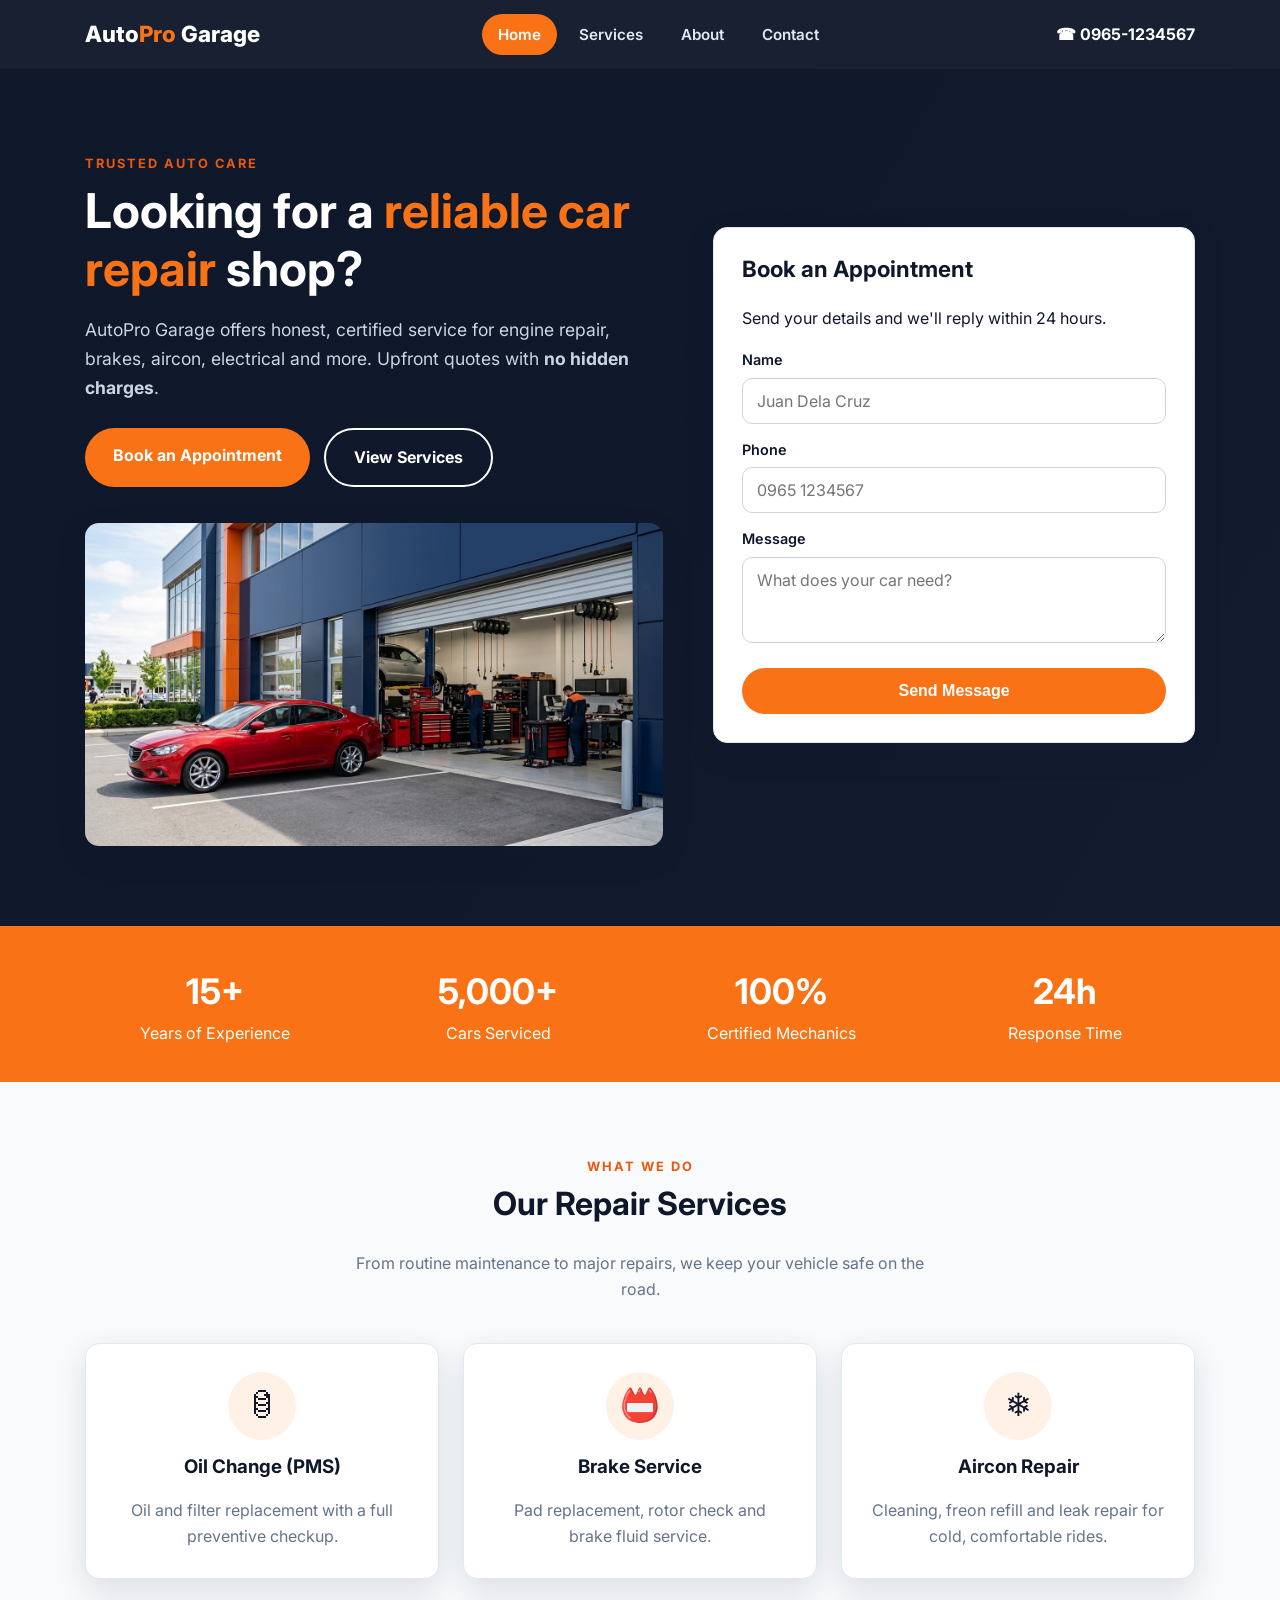
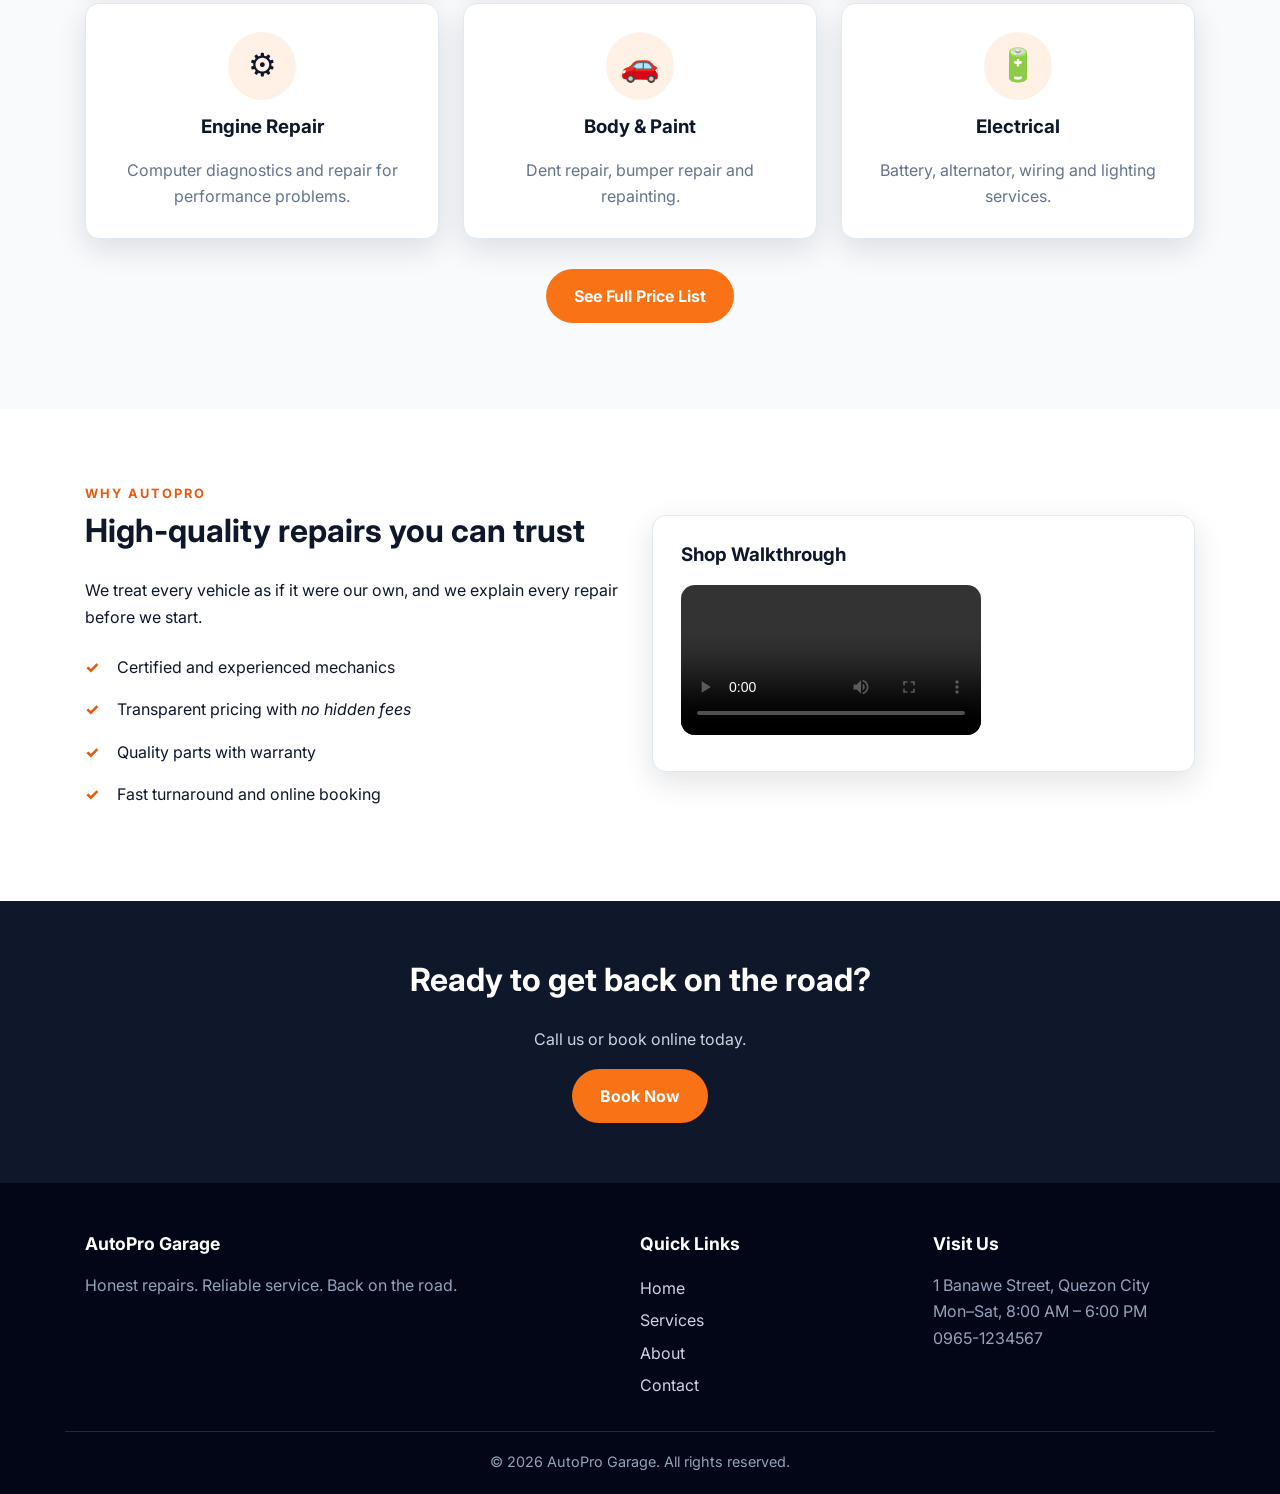
<file: index.html>
<!DOCTYPE html>
<html lang="en">
<head>
  <meta charset="UTF-8">
  <meta name="viewport" content="width=device-width, initial-scale=1.0">
  <title>AutoPro Garage | Car Repair &amp; Maintenance</title>
  <link rel="preconnect" href="https://fonts.googleapis.com">
  <link rel="stylesheet" href="https://fonts.googleapis.com/css2?family=Inter:wght@400;500;600;700;800&display=swap">
  <link rel="stylesheet" href="style.css">
</head>
<body>
  <header class="site-header">
    <div class="header-inner">
      <a href="index.html" class="logo">Auto<span>Pro</span> Garage</a>
      <input type="checkbox" id="menu" class="menu-toggle">
      <label for="menu" class="menu-btn">&#9776;</label>
      <nav>
        <ul>
          <li><a href="index.html" class="active">Home</a></li>
          <li><a href="services.html">Services</a></li>
          <li><a href="about.html">About</a></li>
          <li><a href="contact.html">Contact</a></li>
        </ul>
      </nav>
      <a href="tel:+639651234567" class="header-phone">&#9742; 0965-1234567</a>
    </div>
  </header>

  <section class="hero">
    <div class="container hero-grid">
      <div>
        <span class="eyebrow">Trusted Auto Care</span>
        <h1>Looking for a <span>reliable car repair</span> shop?</h1>
        <p class="lead">AutoPro Garage offers honest, certified service for engine repair, brakes, aircon, electrical and more. Upfront quotes with <strong>no hidden charges</strong>.</p>
        <div class="hero-buttons">
          <a href="contact.html" class="btn">Book an Appointment</a>
          <a href="services.html" class="btn outline">View Services</a>
        </div>
        <img class="hero-img" src="images/hero-car.jpg" alt="Red car parked in front of the AutoPro Garage" width="1280" height="720">
      </div>

      <div class="card form-card">
        <h3>Book an Appointment</h3>
        <p>Send your details and we'll reply within 24 hours.</p>
        <form action="#" method="post">
          <label for="h-name">Name</label>
          <input type="text" id="h-name" name="name" placeholder="Juan Dela Cruz">
          <label for="h-phone">Phone</label>
          <input type="tel" id="h-phone" name="phone" placeholder="0965 1234567">
          <label for="h-msg">Message</label>
          <textarea id="h-msg" name="msg" rows="3" placeholder="What does your car need?"></textarea>
          <input type="submit" class="btn" value="Send Message">
        </form>
      </div>
    </div>
  </section>

  <section class="stats">
    <div class="container grid grid-4">
      <div><strong>15+</strong>Years of Experience</div>
      <div><strong>5,000+</strong>Cars Serviced</div>
      <div><strong>100%</strong>Certified Mechanics</div>
      <div><strong>24h</strong>Response Time</div>
    </div>
  </section>

  <section class="section">
    <div class="container">
      <div class="section-title">
        <span class="eyebrow">What We Do</span>
        <h2>Our Repair Services</h2>
        <p>From routine maintenance to major repairs, we keep your vehicle safe on the road.</p>
      </div>
      <div class="grid grid-3">
        <div class="card service-card"><div class="icon">&#128738;</div><h3>Oil Change (PMS)</h3><p>Oil and filter replacement with a full preventive checkup.</p></div>
        <div class="card service-card"><div class="icon">&#128219;</div><h3>Brake Service</h3><p>Pad replacement, rotor check and brake fluid service.</p></div>
        <div class="card service-card"><div class="icon">&#10052;</div><h3>Aircon Repair</h3><p>Cleaning, freon refill and leak repair for cold, comfortable rides.</p></div>
        <div class="card service-card"><div class="icon">&#9881;</div><h3>Engine Repair</h3><p>Computer diagnostics and repair for performance problems.</p></div>
        <div class="card service-card"><div class="icon">&#128663;</div><h3>Body &amp; Paint</h3><p>Dent repair, bumper repair and repainting.</p></div>
        <div class="card service-card"><div class="icon">&#128267;</div><h3>Electrical</h3><p>Battery, alternator, wiring and lighting services.</p></div>
      </div>
      <p style="text-align:center; margin-top:30px;"><a href="services.html" class="btn">See Full Price List</a></p>
    </div>
  </section>

  <section class="section alt">
    <div class="container grid grid-2" style="align-items:center;">
      <div>
        <span class="eyebrow">Why AutoPro</span>
        <h2>High-quality repairs you can trust</h2>
        <p>We treat every vehicle as if it were our own, and we explain every repair before we start.</p>
        <ul class="checks">
          <li>Certified and experienced mechanics</li>
          <li>Transparent pricing with <em>no hidden fees</em></li>
          <li>Quality parts with warranty</li>
          <li>Fast turnaround and online booking</li>
        </ul>
      </div>
      <div class="card">
        <h3>Shop Walkthrough</h3>
        <!-- Add your own file at media/shop.mp4 -->
        <video controls>
          <source src="media/shop.mp4" type="video/mp4">
          Your browser does not support the video tag.
        </video>
      </div>
    </div>
  </section>

  <section class="cta">
    <h2>Ready to get back on the road?</h2>
    <p>Call us or book online today.</p>
    <a href="contact.html" class="btn">Book Now</a>
  </section>

  <footer>
    <div class="container footer-grid">
      <div>
        <h3>AutoPro Garage</h3>
        <p>Honest repairs. Reliable service. Back on the road.</p>
      </div>
      <div>
        <h3>Quick Links</h3>
        <ul>
          <li><a href="index.html">Home</a></li>
          <li><a href="services.html">Services</a></li>
          <li><a href="about.html">About</a></li>
          <li><a href="contact.html">Contact</a></li>
        </ul>
      </div>
      <div>
        <h3>Visit Us</h3>
        <p>1 Banawe Street, Quezon City<br>Mon&ndash;Sat, 8:00 AM &ndash; 6:00 PM<br>0965-1234567</p>
      </div>
    </div>
    <div class="container copyright">&copy; 2026 AutoPro Garage. All rights reserved.</div>
  </footer>
</body>
</html>
</file>
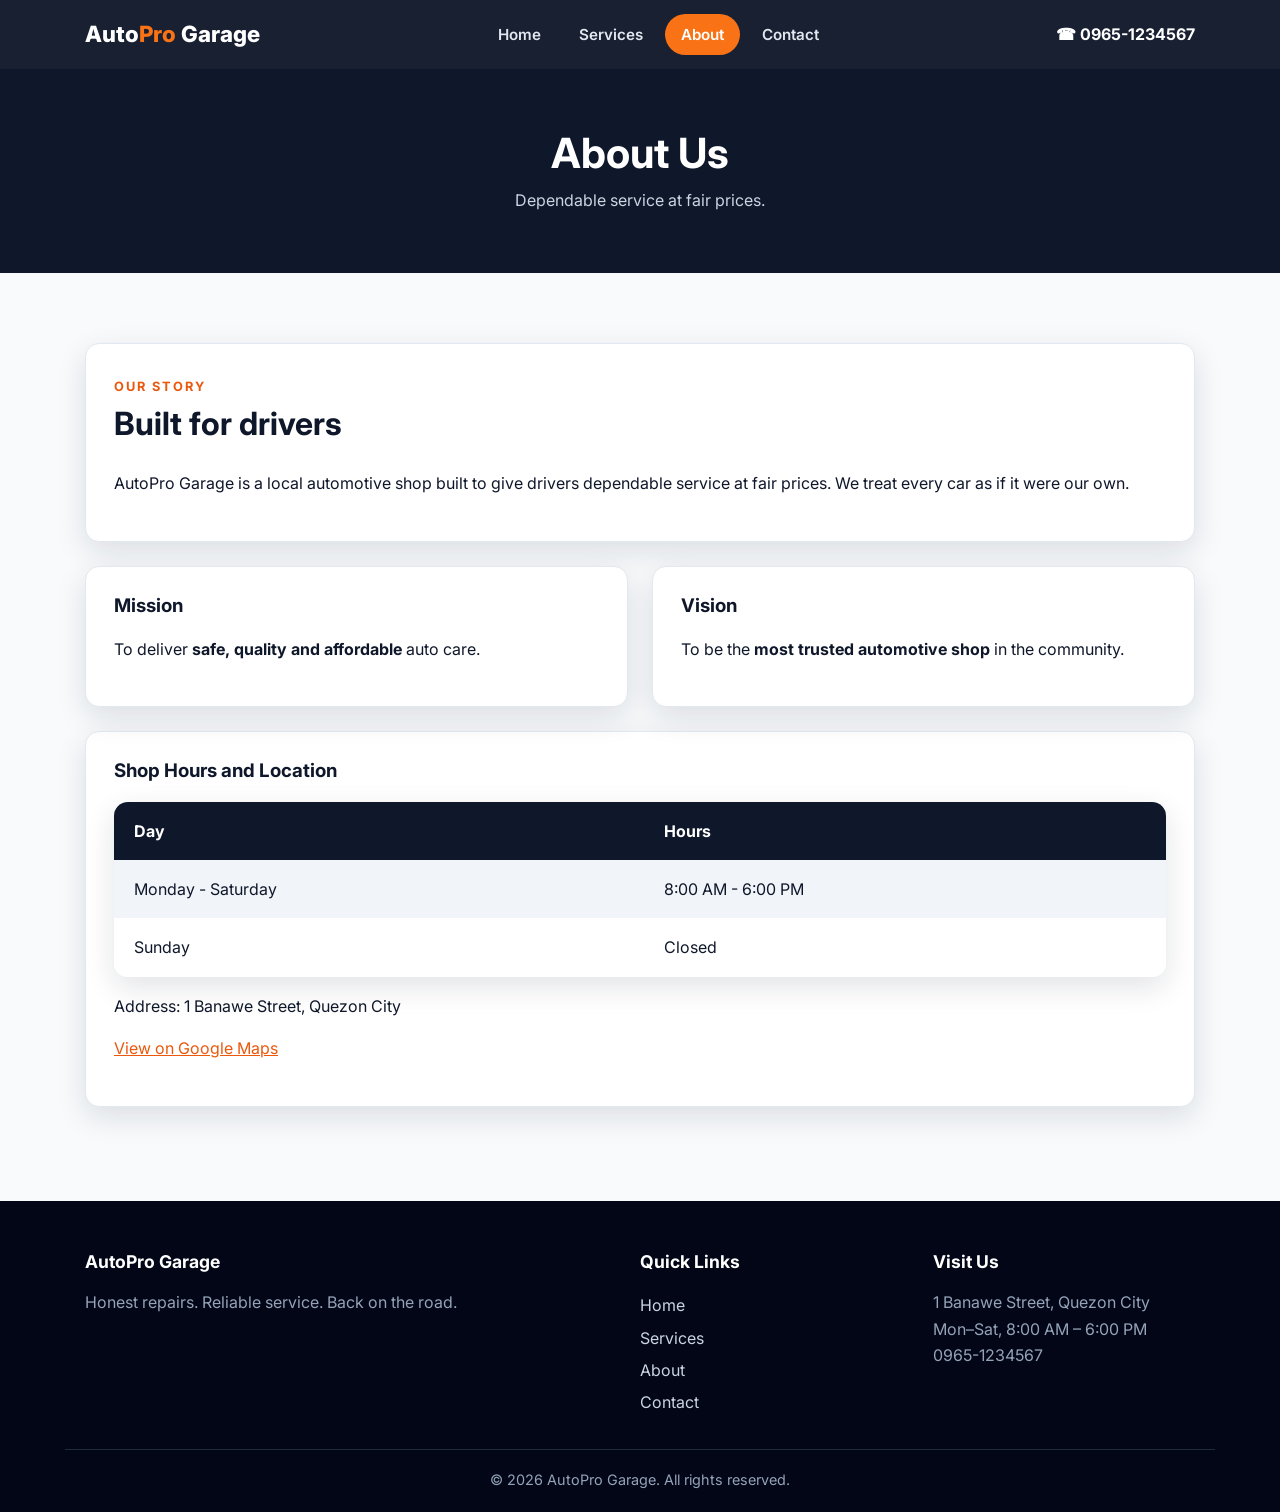
<file: about.html>
<!DOCTYPE html>
<html lang="en">
<head>
  <meta charset="UTF-8">
  <meta name="viewport" content="width=device-width, initial-scale=1.0">
  <title>AutoPro Garage | About</title>
  <link rel="preconnect" href="https://fonts.googleapis.com">
  <link rel="stylesheet" href="https://fonts.googleapis.com/css2?family=Inter:wght@400;500;600;700;800&display=swap">
  <link rel="stylesheet" href="style.css">
</head>
<body>
  <header class="site-header">
    <div class="header-inner">
      <a href="index.html" class="logo">Auto<span>Pro</span> Garage</a>
      <input type="checkbox" id="menu" class="menu-toggle">
      <label for="menu" class="menu-btn">&#9776;</label>
      <nav>
        <ul>
          <li><a href="index.html">Home</a></li>
          <li><a href="services.html">Services</a></li>
          <li><a href="about.html" class="active">About</a></li>
          <li><a href="contact.html">Contact</a></li>
        </ul>
      </nav>
      <a href="tel:+639651234567" class="header-phone">&#9742; 0965-1234567</a>
    </div>
  </header>

  <section class="page-hero">
    <h1>About Us</h1>
    <p>Dependable service at fair prices.</p>
  </section>

  <section class="section">
    <div class="container">
      <div class="card">
        <span class="eyebrow">Our Story</span>
        <h2>Built for drivers</h2>
        <p>AutoPro Garage is a local automotive shop built to give drivers dependable service at fair prices. We treat every car as if it were our own.</p>
      </div>

      <div class="grid grid-2">
        <div class="card">
          <h3>Mission</h3>
          <p>To deliver <strong>safe, quality and affordable</strong> auto care.</p>
        </div>
        <div class="card">
          <h3>Vision</h3>
          <p>To be the <strong>most trusted automotive shop</strong> in the community.</p>
        </div>
      </div>

      <div class="card">
        <h3>Shop Hours and Location</h3>
        <div class="table-wrap">
          <table>
            <tr><th>Day</th><th>Hours</th></tr>
            <tr><td>Monday - Saturday</td><td>8:00 AM - 6:00 PM</td></tr>
            <tr><td>Sunday</td><td>Closed</td></tr>
          </table>
        </div>
        <p>Address: 1 Banawe Street, Quezon City</p>
        <p><a href="https://www.google.com/maps/search/?api=1&amp;query=1+Banawe+Street+Quezon+City" target="_blank">View on Google Maps</a></p>
      </div>
    </div>
  </section>

  <footer>
    <div class="container footer-grid">
      <div><h3>AutoPro Garage</h3><p>Honest repairs. Reliable service. Back on the road.</p></div>
      <div><h3>Quick Links</h3><ul><li><a href="index.html">Home</a></li><li><a href="services.html">Services</a></li><li><a href="about.html">About</a></li><li><a href="contact.html">Contact</a></li></ul></div>
      <div><h3>Visit Us</h3><p>1 Banawe Street, Quezon City<br>Mon&ndash;Sat, 8:00 AM &ndash; 6:00 PM<br>0965-1234567</p></div>
    </div>
    <div class="container copyright">&copy; 2026 AutoPro Garage. All rights reserved.</div>
  </footer>
</body>
</html>
</file>
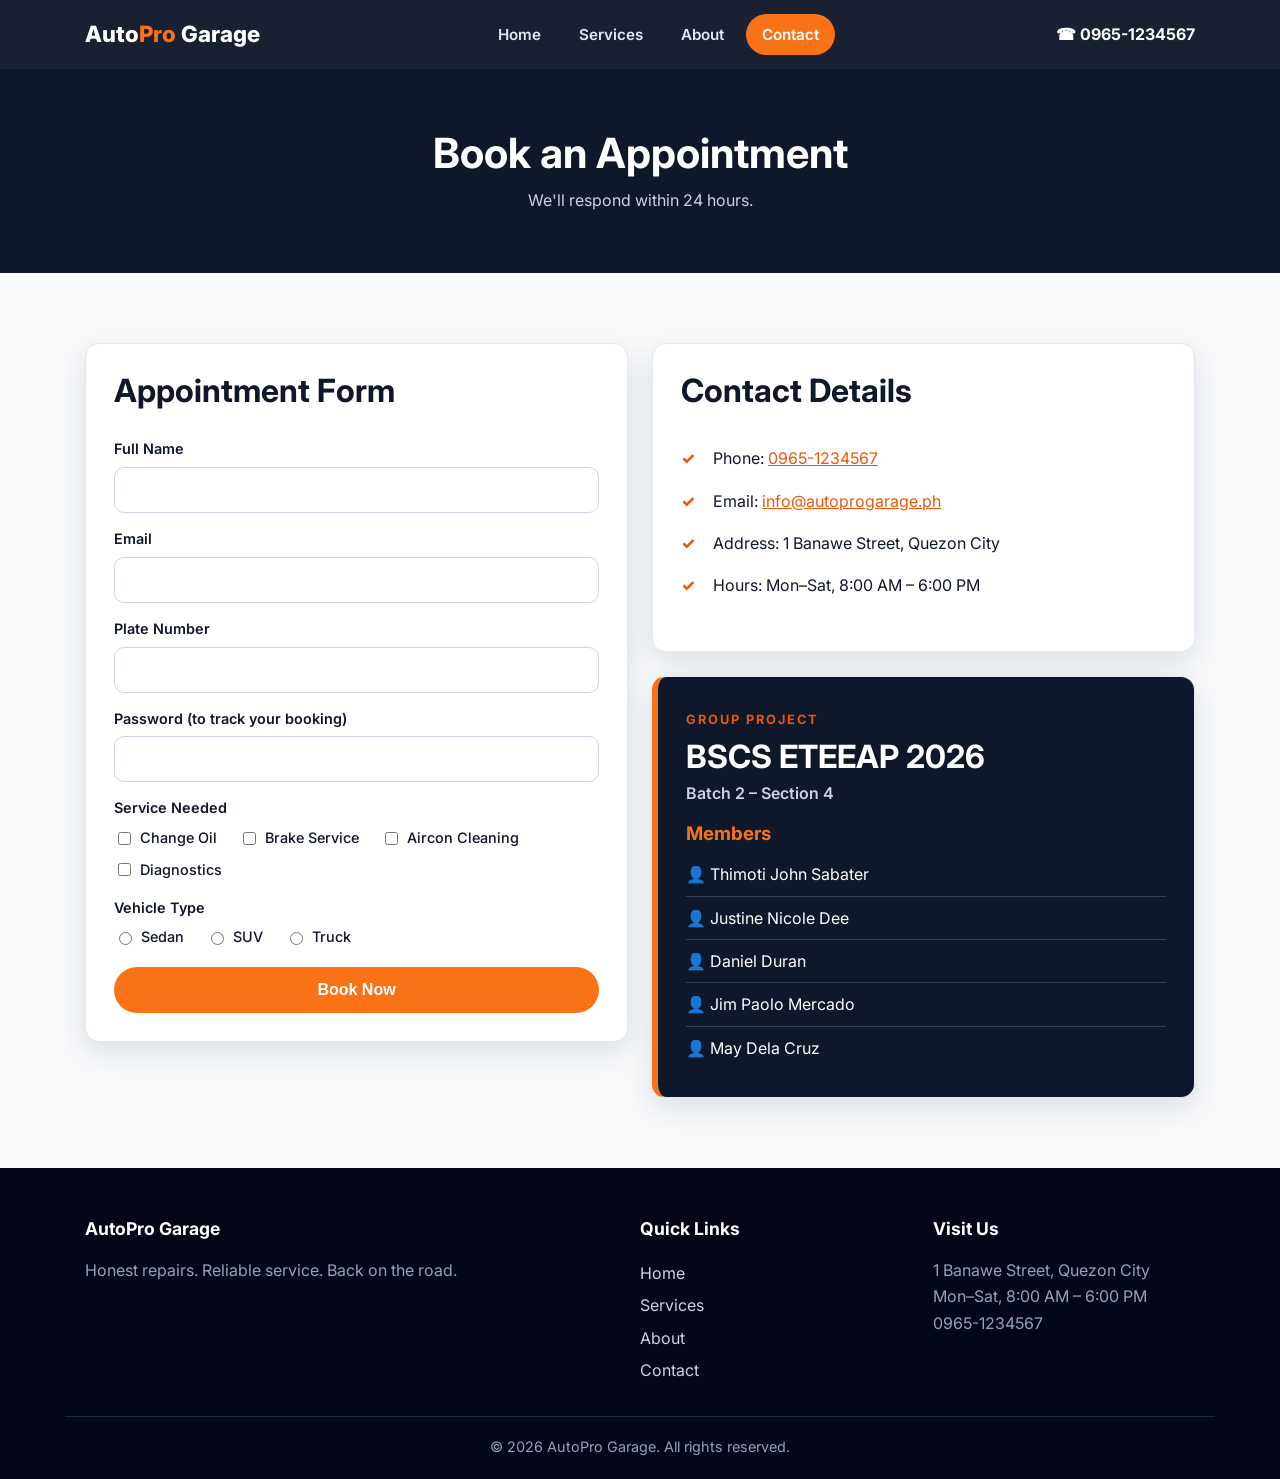
<file: contact.html>
<!DOCTYPE html>
<html lang="en">
<head>
  <meta charset="UTF-8">
  <meta name="viewport" content="width=device-width, initial-scale=1.0">
  <title>AutoPro Garage | Contact</title>
  <link rel="preconnect" href="https://fonts.googleapis.com">
  <link rel="stylesheet" href="https://fonts.googleapis.com/css2?family=Inter:wght@400;500;600;700;800&display=swap">
  <link rel="stylesheet" href="style.css">
</head>
<body>
  <header class="site-header">
    <div class="header-inner">
      <a href="index.html" class="logo">Auto<span>Pro</span> Garage</a>
      <input type="checkbox" id="menu" class="menu-toggle">
      <label for="menu" class="menu-btn">&#9776;</label>
      <nav>
        <ul>
          <li><a href="index.html">Home</a></li>
          <li><a href="services.html">Services</a></li>
          <li><a href="about.html">About</a></li>
          <li><a href="contact.html" class="active">Contact</a></li>
        </ul>
      </nav>
      <a href="tel:+639651234567" class="header-phone">&#9742; 0965-1234567</a>
    </div>
  </header>

  <section class="page-hero">
    <h1>Book an Appointment</h1>
    <p>We'll respond within 24 hours.</p>
  </section>

  <section class="section">
    <div class="container grid grid-2" style="align-items:start;">
      <div class="card">
        <h2>Appointment Form</h2>
        <form action="#" method="post">
          <label for="name">Full Name</label>
          <input type="text" id="name" name="name">

          <label for="email">Email</label>
          <input type="email" id="email" name="email">

          <label for="plate">Plate Number</label>
          <input type="text" id="plate" name="plate">

          <label for="pw">Password (to track your booking)</label>
          <input type="password" id="pw" name="pw">

          <label>Service Needed</label>
          <div class="options">
            <label><input type="checkbox" name="svc" value="oil"> Change Oil</label>
            <label><input type="checkbox" name="svc" value="brake"> Brake Service</label>
            <label><input type="checkbox" name="svc" value="aircon"> Aircon Cleaning</label>
            <label><input type="checkbox" name="svc" value="diag"> Diagnostics</label>
          </div>

          <label>Vehicle Type</label>
          <div class="options">
            <label><input type="radio" name="type" value="sedan"> Sedan</label>
            <label><input type="radio" name="type" value="suv"> SUV</label>
            <label><input type="radio" name="type" value="truck"> Truck</label>
          </div>

          <input type="submit" class="btn" value="Book Now">
        </form>
      </div>

      <div>
        <div class="card">
          <h2>Contact Details</h2>
          <ul class="checks">
            <li>Phone: <a href="tel:+639651234567">0965-1234567</a></li>
            <li>Email: <a href="mailto:info@autoprogarage.ph">info@autoprogarage.ph</a></li>
            <li>Address: 1 Banawe Street, Quezon City</li>
            <li>Hours: Mon&ndash;Sat, 8:00 AM &ndash; 6:00 PM</li>
          </ul>
        </div>

        <div class="card group-info">
          <span class="eyebrow">Group Project</span>
          <h2>BSCS ETEEAP 2026</h2>
          <p class="group-class">Batch 2 &ndash; Section 4</p>
          <h3>Members</h3>
          <ul class="members">
            <li>Thimoti John Sabater</li>
            <li>Justine Nicole Dee</li>
            <li>Daniel Duran</li>
            <li>Jim Paolo Mercado</li>
            <li>May Dela Cruz</li>
          </ul>
        </div>
      </div>
    </div>
  </section>

  <footer>
    <div class="container footer-grid">
      <div><h3>AutoPro Garage</h3><p>Honest repairs. Reliable service. Back on the road.</p></div>
      <div><h3>Quick Links</h3><ul><li><a href="index.html">Home</a></li><li><a href="services.html">Services</a></li><li><a href="about.html">About</a></li><li><a href="contact.html">Contact</a></li></ul></div>
      <div><h3>Visit Us</h3><p>1 Banawe Street, Quezon City<br>Mon&ndash;Sat, 8:00 AM &ndash; 6:00 PM<br>0965-1234567</p></div>
    </div>
    <div class="container copyright">&copy; 2026 AutoPro Garage. All rights reserved.</div>
  </footer>
</body>
</html>
</file>
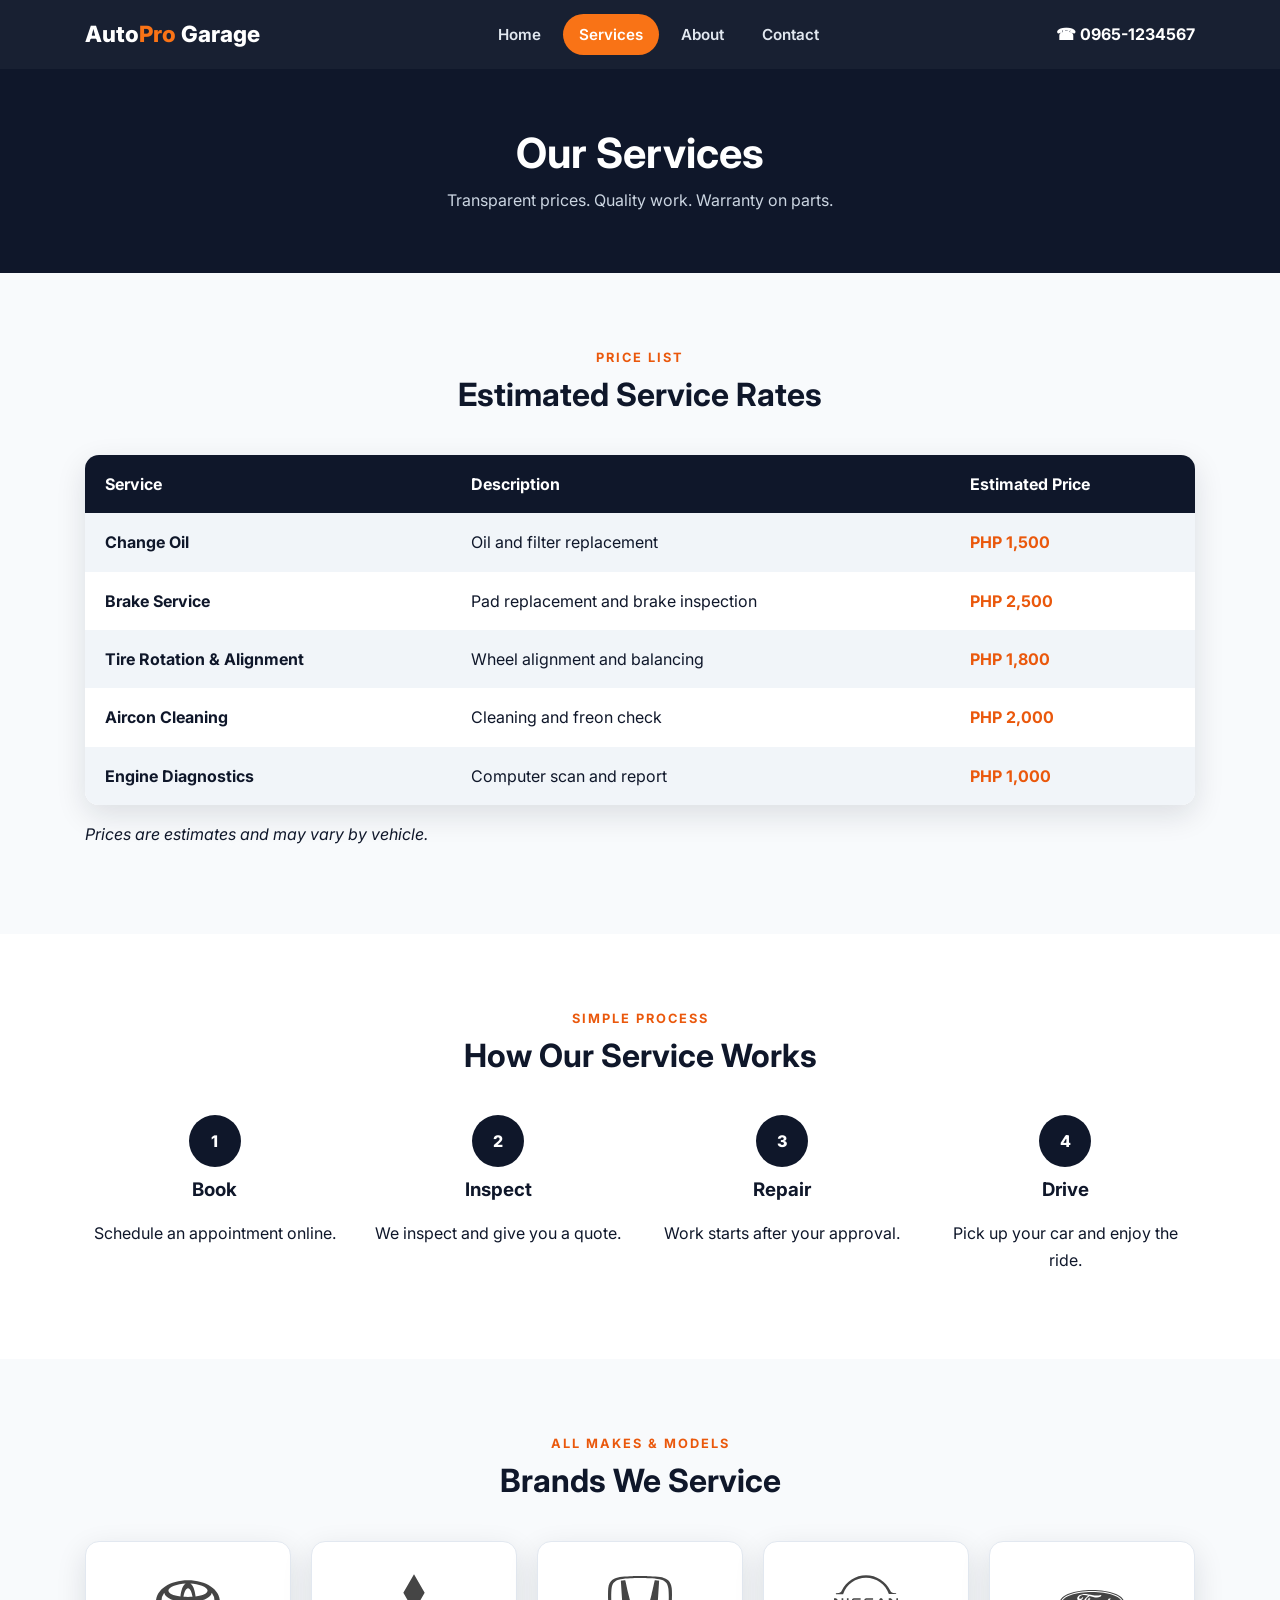
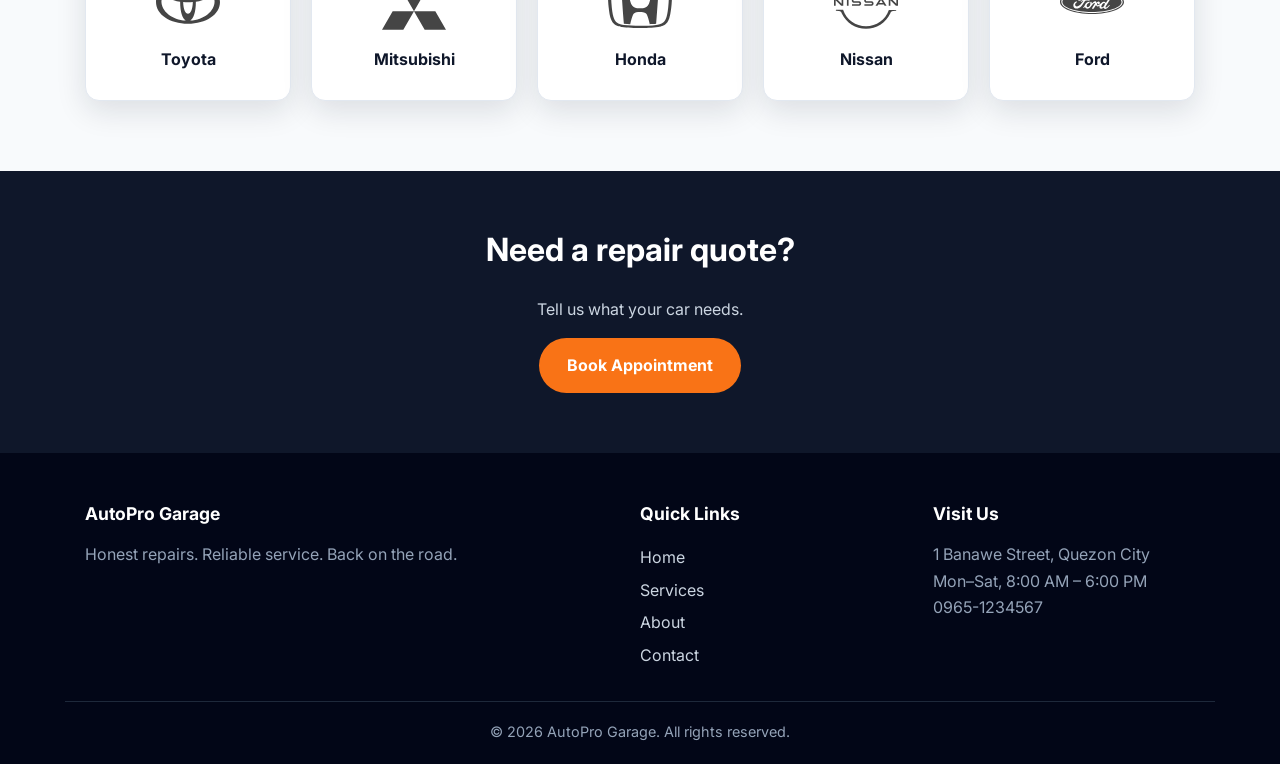
<file: services.html>
<!DOCTYPE html>
<html lang="en">
<head>
  <meta charset="UTF-8">
  <meta name="viewport" content="width=device-width, initial-scale=1.0">
  <title>AutoPro Garage | Services</title>
  <link rel="preconnect" href="https://fonts.googleapis.com">
  <link rel="stylesheet" href="https://fonts.googleapis.com/css2?family=Inter:wght@400;500;600;700;800&display=swap">
  <link rel="stylesheet" href="style.css">
</head>
<body>
  <header class="site-header">
    <div class="header-inner">
      <a href="index.html" class="logo">Auto<span>Pro</span> Garage</a>
      <input type="checkbox" id="menu" class="menu-toggle">
      <label for="menu" class="menu-btn">&#9776;</label>
      <nav>
        <ul>
          <li><a href="index.html">Home</a></li>
          <li><a href="services.html" class="active">Services</a></li>
          <li><a href="about.html">About</a></li>
          <li><a href="contact.html">Contact</a></li>
        </ul>
      </nav>
      <a href="tel:+639651234567" class="header-phone">&#9742; 0965-1234567</a>
    </div>
  </header>

  <section class="page-hero">
    <h1>Our Services</h1>
    <p>Transparent prices. Quality work. Warranty on parts.</p>
  </section>

  <section class="section">
    <div class="container">
      <div class="section-title">
        <span class="eyebrow">Price List</span>
        <h2>Estimated Service Rates</h2>
      </div>
      <div class="table-wrap">
        <table>
          <tr><th>Service</th><th>Description</th><th>Estimated Price</th></tr>
          <tr><td><strong>Change Oil</strong></td><td>Oil and filter replacement</td><td class="price">PHP 1,500</td></tr>
          <tr><td><strong>Brake Service</strong></td><td>Pad replacement and brake inspection</td><td class="price">PHP 2,500</td></tr>
          <tr><td><strong>Tire Rotation &amp; Alignment</strong></td><td>Wheel alignment and balancing</td><td class="price">PHP 1,800</td></tr>
          <tr><td><strong>Aircon Cleaning</strong></td><td>Cleaning and freon check</td><td class="price">PHP 2,000</td></tr>
          <tr><td><strong>Engine Diagnostics</strong></td><td>Computer scan and report</td><td class="price">PHP 1,000</td></tr>
        </table>
      </div>
      <p><em>Prices are estimates and may vary by vehicle.</em></p>
    </div>
  </section>

  <section class="section alt">
    <div class="container">
      <div class="section-title">
        <span class="eyebrow">Simple Process</span>
        <h2>How Our Service Works</h2>
      </div>
      <div class="grid grid-4">
        <div class="step"><div class="num">1</div><h3>Book</h3><p>Schedule an appointment online.</p></div>
        <div class="step"><div class="num">2</div><h3>Inspect</h3><p>We inspect and give you a quote.</p></div>
        <div class="step"><div class="num">3</div><h3>Repair</h3><p>Work starts after your approval.</p></div>
        <div class="step"><div class="num">4</div><h3>Drive</h3><p>Pick up your car and enjoy the ride.</p></div>
      </div>
    </div>
  </section>

  <section class="section">
    <div class="container">
      <div class="section-title">
        <span class="eyebrow">All Makes &amp; Models</span>
        <h2>Brands We Service</h2>
      </div>
      <div class="brand-grid">
        <div class="brand"><img src="images/brands/toyota.svg" alt="Toyota logo" width="64" height="64"><span>Toyota</span></div>
        <div class="brand"><img src="images/brands/mitsubishi.svg" alt="Mitsubishi logo" width="64" height="64"><span>Mitsubishi</span></div>
        <div class="brand"><img src="images/brands/honda.svg" alt="Honda logo" width="64" height="64"><span>Honda</span></div>
        <div class="brand"><img src="images/brands/nissan.svg" alt="Nissan logo" width="64" height="64"><span>Nissan</span></div>
        <div class="brand"><img src="images/brands/ford.svg" alt="Ford logo" width="64" height="64"><span>Ford</span></div>
      </div>
    </div>
  </section>

  <section class="cta">
    <h2>Need a repair quote?</h2>
    <p>Tell us what your car needs.</p>
    <a href="contact.html" class="btn">Book Appointment</a>
  </section>

  <footer>
    <div class="container footer-grid">
      <div><h3>AutoPro Garage</h3><p>Honest repairs. Reliable service. Back on the road.</p></div>
      <div><h3>Quick Links</h3><ul><li><a href="index.html">Home</a></li><li><a href="services.html">Services</a></li><li><a href="about.html">About</a></li><li><a href="contact.html">Contact</a></li></ul></div>
      <div><h3>Visit Us</h3><p>1 Banawe Street, Quezon City<br>Mon&ndash;Sat, 8:00 AM &ndash; 6:00 PM<br>0965-1234567</p></div>
    </div>
    <div class="container copyright">&copy; 2026 AutoPro Garage. All rights reserved.</div>
  </footer>
</body>
</html>
</file>
<file: style.css>
/* AutoPro Garage - modern external stylesheet */
:root {
  --dark: #0f172a;
  --dark-2: #1e293b;
  --accent: #f97316;
  --accent-dark: #ea580c;
  --light: #f8fafc;
  --muted: #64748b;
  --radius: 14px;
  --shadow: 0 10px 30px rgba(15, 23, 42, 0.12);
}

* { box-sizing: border-box; }
html { scroll-behavior: smooth; }

body {
  margin: 0;
  font-family: "Inter", "Segoe UI", Arial, sans-serif;
  color: var(--dark);
  background-color: var(--light);
  line-height: 1.65;
}

img { max-width: 100%; height: auto; display: block; }
a { color: var(--accent-dark); }
h1, h2, h3 { line-height: 1.2; margin-top: 0; }
h2 { font-size: 2rem; }

.container { max-width: 1150px; margin: 0 auto; padding: 0 20px; }
.section { padding: 70px 0; }
.section.alt { background-color: #fff; }
.section-title { text-align: center; margin-bottom: 40px; }
.section-title p { color: var(--muted); max-width: 600px; margin: 8px auto 0; }
.eyebrow {
  display: inline-block;
  color: var(--accent-dark);
  font-weight: 700;
  letter-spacing: 2px;
  text-transform: uppercase;
  font-size: 0.8rem;
  margin-bottom: 8px;
}

/* ---------- Header + Navigation (sticky) ---------- */
header.site-header {
  position: sticky;
  top: 0;
  z-index: 100;
  background-color: rgba(15, 23, 42, 0.96);
  backdrop-filter: blur(8px);
}
.header-inner {
  display: flex;
  align-items: center;
  justify-content: space-between;
  gap: 20px;
  padding: 14px 20px;
  max-width: 1150px;
  margin: 0 auto;
}
.logo { color: #fff; text-decoration: none; font-size: 1.4rem; font-weight: 800; }
.logo span { color: var(--accent); }

nav ul { list-style-type: none; margin: 0; padding: 0; display: flex; gap: 6px; }
nav li { display: inline-block; }
nav a {
  display: block;
  color: #e2e8f0;
  text-decoration: none;
  padding: 8px 16px;
  border-radius: 999px;
  font-weight: 600;
  font-size: 0.95rem;
  transition: background-color 0.25s, color 0.25s;
}
nav a:hover, nav a.active { background-color: var(--accent); color: #fff; }

.header-phone { color: #fff; text-decoration: none; font-weight: 700; white-space: nowrap; }

/* Mobile menu (checkbox toggle) */
.menu-toggle { display: none; }
.menu-btn { display: none; color: #fff; font-size: 1.8rem; cursor: pointer; }

/* ---------- Buttons ---------- */
.btn {
  display: inline-block;
  background-color: var(--accent);
  color: #fff;
  text-decoration: none;
  font-weight: 700;
  padding: 14px 28px;
  border: none;
  border-radius: 999px;
  cursor: pointer;
  font-size: 1rem;
  transition: transform 0.2s, background-color 0.2s, box-shadow 0.2s;
}
.btn:hover { background-color: var(--accent-dark); transform: translateY(-2px); box-shadow: var(--shadow); }
.btn.outline { background: transparent; border: 2px solid #fff; }
.btn.outline:hover { background-color: #fff; color: var(--dark); }

/* ---------- Hero ---------- */
.hero {
  background: linear-gradient(120deg, rgba(15,23,42,0.96) 40%, rgba(15,23,42,0.75)), var(--dark-2);
  color: #fff;
  padding: 80px 0;
}
.hero-grid { display: grid; grid-template-columns: 1.2fr 1fr; gap: 50px; align-items: center; }
.hero h1 { font-size: 3rem; margin-bottom: 18px; }
.hero h1 span { color: var(--accent); }
.hero p.lead { color: #cbd5e1; font-size: 1.1rem; max-width: 560px; }
.hero-buttons { display: flex; gap: 14px; flex-wrap: wrap; margin-top: 26px; }
.hero-img { margin-top: 36px; border-radius: var(--radius); box-shadow: var(--shadow); }

.page-hero { background: var(--dark); color: #fff; text-align: center; padding: 60px 20px; }
.page-hero h1 { font-size: 2.6rem; margin-bottom: 8px; }
.page-hero p { color: #cbd5e1; margin: 0; }

/* ---------- Cards (box model) ---------- */
.card {
  background-color: #fff;
  border-radius: var(--radius);
  padding: 28px;
  box-shadow: var(--shadow);
  border: 1px solid #e2e8f0;
  margin-bottom: 24px;
}
.form-card { color: var(--dark); }
.form-card h3 { font-size: 1.4rem; }

.grid { display: grid; gap: 24px; }
.grid-3 { grid-template-columns: repeat(3, 1fr); }
.grid-4 { grid-template-columns: repeat(4, 1fr); }
.grid-2 { grid-template-columns: repeat(2, 1fr); }

.service-card { text-align: center; transition: transform 0.25s, box-shadow 0.25s; margin-bottom: 0; }
.service-card:hover { transform: translateY(-8px); box-shadow: 0 18px 40px rgba(249,115,22,0.25); }
.icon {
  width: 68px; height: 68px;
  margin: 0 auto 16px;
  display: flex; align-items: center; justify-content: center;
  font-size: 2rem;
  background-color: #fff1e6;
  border-radius: 50%;
}
.service-card p { color: var(--muted); margin-bottom: 0; }

/* Stats band */
.stats { background-color: var(--accent); color: #fff; padding: 36px 0; }
.stats .grid { text-align: center; }
.stats strong { display: block; font-size: 2.2rem; }

/* Steps */
.step { text-align: center; }
.step .num {
  width: 52px; height: 52px; border-radius: 50%;
  background-color: var(--dark); color: #fff;
  display: flex; align-items: center; justify-content: center;
  font-weight: 800; margin: 0 auto 12px;
}

/* Lists */
ul.checks { list-style-type: none; padding: 0; }
ul.checks li { padding: 8px 0 8px 32px; position: relative; }
ul.checks li::before { content: "\2713"; position: absolute; left: 0; color: var(--accent-dark); font-weight: 800; }

/* ---------- Table ---------- */
.table-wrap { overflow-x: auto; border-radius: var(--radius); box-shadow: var(--shadow); }
table { width: 100%; border-collapse: collapse; background-color: #fff; }
th, td { padding: 16px 20px; text-align: left; }
th { background-color: var(--dark); color: #fff; }
tr:nth-child(even) td { background-color: #f1f5f9; }
tr:hover td { background-color: #ffedd5; }
td.price { font-weight: 700; color: var(--accent-dark); white-space: nowrap; }

/* ---------- Forms ---------- */
form label { display: block; margin: 14px 0 6px; font-weight: 600; font-size: 0.9rem; }
form input[type="text"], form input[type="email"], form input[type="tel"], form input[type="password"], form select, form textarea {
  width: 100%;
  padding: 12px 14px;
  border: 1px solid #cbd5e1;
  border-radius: 10px;
  font-size: 1rem;
  font-family: inherit;
  transition: border-color 0.2s, box-shadow 0.2s;
}
form input:focus, form select:focus, form textarea:focus {
  outline: none;
  border-color: var(--accent);
  box-shadow: 0 0 0 4px rgba(249,115,22,0.18);
}
.options { display: flex; flex-wrap: wrap; gap: 8px 22px; }
.options label { display: inline-flex; align-items: center; gap: 6px; font-weight: 500; margin: 0; }
form .btn { width: 100%; margin-top: 18px; }

/* CTA band */
.cta { background-color: var(--dark); color: #fff; text-align: center; padding: 60px 20px; }
.cta p { color: #cbd5e1; }

video, audio { max-width: 100%; border-radius: var(--radius); }

/* ---------- Footer ---------- */
footer { background-color: #020617; color: #94a3b8; padding: 50px 0 20px; }
.footer-grid { display: grid; grid-template-columns: 2fr 1fr 1fr; gap: 30px; }
footer h3 { color: #fff; font-size: 1.1rem; }
footer a { color: #cbd5e1; text-decoration: none; }
footer a:hover { color: var(--accent); }
footer ul { list-style-type: none; padding: 0; margin: 0; }
footer li { padding: 3px 0; }
.copyright { border-top: 1px solid #1e293b; margin-top: 30px; padding-top: 18px; text-align: center; font-size: 0.9rem; }

/* ---------- Responsive ---------- */
@media (max-width: 900px) {
  .hero-grid, .grid-3, .grid-4, .grid-2, .footer-grid { grid-template-columns: 1fr; }
  .hero h1 { font-size: 2.2rem; }
  .header-phone { display: none; }
  .menu-btn { display: block; }
  nav { position: absolute; top: 100%; left: 0; right: 0; background-color: var(--dark); display: none; }
  nav ul { flex-direction: column; padding: 10px 20px 20px; }
  .menu-toggle:checked ~ nav { display: block; }
}

/* ---------- Brand logos ---------- */
.brand-grid { display: grid; grid-template-columns: repeat(5, 1fr); gap: 20px; }
.brand { background-color: #fff; border: 1px solid #e2e8f0; border-radius: var(--radius); box-shadow: var(--shadow); padding: 28px 12px; text-align: center; font-weight: 700; transition: transform 0.25s, box-shadow 0.25s; }
.brand img { margin: 0 auto 12px; width: 64px; height: 64px; object-fit: contain; filter: grayscale(1); opacity: 0.8; transition: filter 0.25s, opacity 0.25s; }
.brand:hover { transform: translateY(-6px); box-shadow: 0 18px 40px rgba(249,115,22,0.25); }
.brand:hover img { filter: none; opacity: 1; }
@media (max-width: 900px) { .brand-grid { grid-template-columns: repeat(2, 1fr); } }

/* ---------- Group project card ---------- */
.group-info { background-color: var(--dark); color: #fff; border-left: 6px solid var(--accent); margin-bottom: 0; }
.group-info h2 { color: #fff; margin-bottom: 4px; }
.group-info h3 { color: var(--accent); margin-bottom: 8px; }
.group-class { color: #cbd5e1; font-weight: 600; margin-top: 0; }
.members { list-style-type: none; margin: 0; padding: 0; }
.members li { padding: 8px 0; border-bottom: 1px solid #334155; }
.members li:last-child { border-bottom: none; }
.members li::before { content: "\1F464  "; }
</file>
